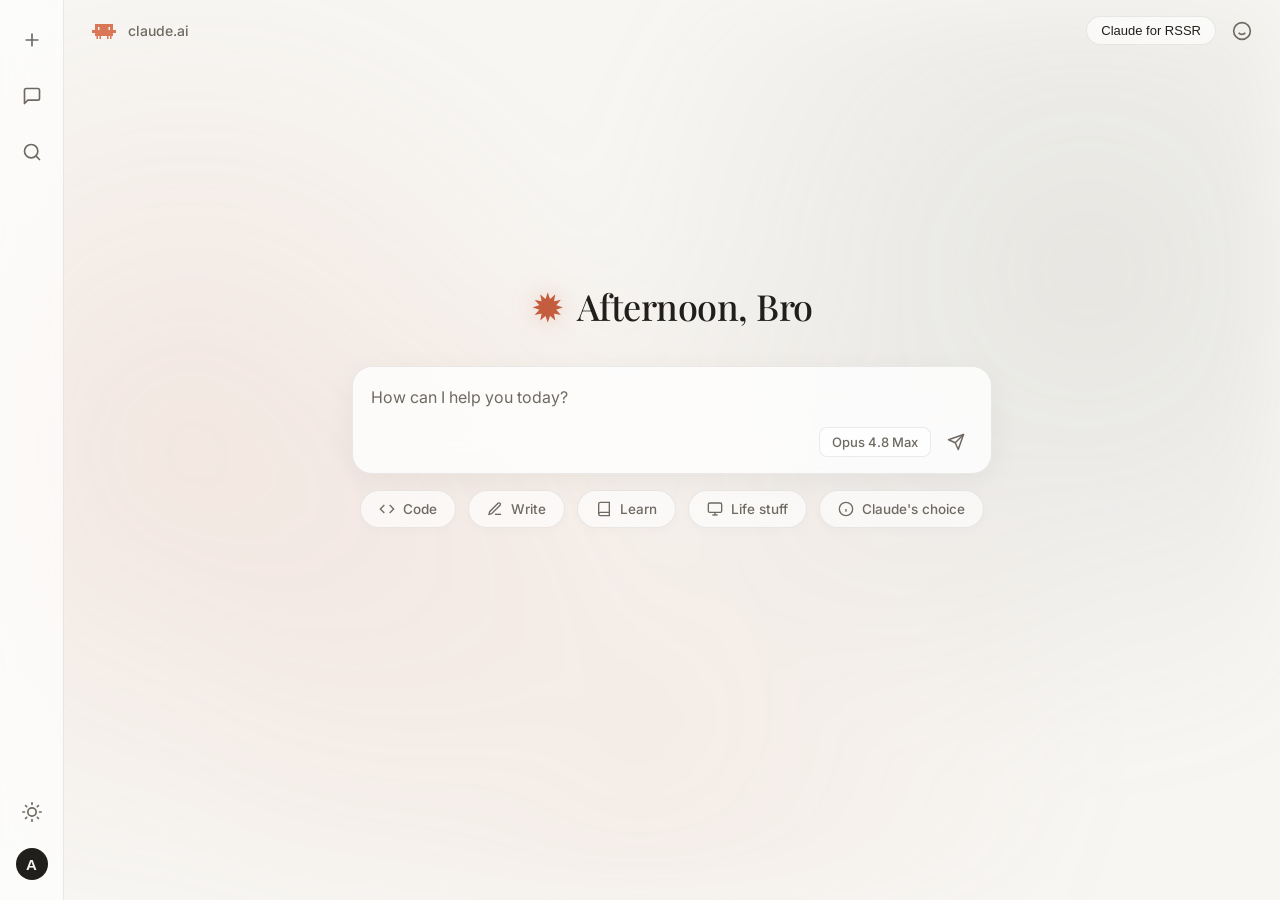
<file: public/index.html>
<!DOCTYPE html>
<html lang="en">

<head>
    <meta charset="UTF-8">
    <meta name="viewport" content="width=device-width, initial-scale=1.0">
    <meta http-equiv="Cache-Control" content="no-cache, no-store, must-revalidate">
    <meta http-equiv="Pragma" content="no-cache">
    <meta http-equiv="Expires" content="0">
    <title>Claude - RSSR</title>
    <link rel="manifest" href="manifest.json">
    <meta name="theme-color" content="#1a1917">
    <link rel="apple-touch-icon" href="favicon.svg">
    <link rel="icon" type="image/svg+xml" href="favicon.svg">
    <link rel="stylesheet" href="index.css" id="main-css">
    <link
        href="https://fonts.googleapis.com/css2?family=Inter:wght@400;500;600&family=Playfair+Display:ital,wght@0,400;0,500;1,400&display=swap"
        rel="stylesheet">
</head>

<body>
    <div class="sidebar">
        <div class="sidebar-top">
            <button class="icon-btn new-chat-btn" title="New Chat">
                <svg width="20" height="20" viewBox="0 0 24 24" fill="none" stroke="currentColor" stroke-width="2"
                    stroke-linecap="round" stroke-linejoin="round">
                    <line x1="12" y1="5" x2="12" y2="19"></line>
                    <line x1="5" y1="12" x2="19" y2="12"></line>
                </svg>
            </button>
            <button class="icon-btn" id="history-btn" title="Chat History">
                <svg width="20" height="20" viewBox="0 0 24 24" fill="none" stroke="currentColor" stroke-width="2"
                    stroke-linecap="round" stroke-linejoin="round">
                    <path d="M21 15a2 2 0 0 1-2 2H7l-4 4V5a2 2 0 0 1 2-2h14a2 2 0 0 1 2 2z"></path>
                </svg>
            </button>
            <button class="icon-btn" id="search-btn" title="Search History">
                <svg width="20" height="20" viewBox="0 0 24 24" fill="none" stroke="currentColor" stroke-width="2"
                    stroke-linecap="round" stroke-linejoin="round">
                    <circle cx="11" cy="11" r="8"></circle>
                    <line x1="21" y1="21" x2="16.65" y2="16.65"></line>
                </svg>
            </button>
        </div>
        <div class="sidebar-bottom">
            <button class="icon-btn theme-toggle-btn" id="theme-toggle" aria-label="Toggle theme">
                <!-- Moon icon for dark mode (default visible) -->
                <svg class="moon-icon" width="20" height="20" viewBox="0 0 24 24" fill="none" stroke="currentColor"
                    stroke-width="2" stroke-linecap="round" stroke-linejoin="round">
                    <path d="M21 12.79A9 9 0 1 1 11.21 3 7 7 0 0 0 21 12.79z"></path>
                </svg>
                <!-- Sun icon for light mode (hidden by default) -->
                <svg class="sun-icon" width="20" height="20" viewBox="0 0 24 24" fill="none" stroke="currentColor"
                    stroke-width="2" stroke-linecap="round" stroke-linejoin="round" style="display: none;">
                    <circle cx="12" cy="12" r="5"></circle>
                    <line x1="12" y1="1" x2="12" y2="3"></line>
                    <line x1="12" y1="21" x2="12" y2="23"></line>
                    <line x1="4.22" y1="4.22" x2="5.64" y2="5.64"></line>
                    <line x1="18.36" y1="18.36" x2="19.78" y2="19.78"></line>
                    <line x1="1" y1="12" x2="3" y2="12"></line>
                    <line x1="21" y1="12" x2="23" y2="12"></line>
                    <line x1="4.22" y1="19.78" x2="5.64" y2="18.36"></line>
                    <line x1="18.36" y1="5.64" x2="19.78" y2="4.22"></line>
                </svg>
            </button>
            <button class="profile-btn">
                <div class="profile-avatar">A</div>
            </button>
        </div>
    </div>

    <div class="history-drawer" id="history-drawer">
        <div class="drawer-header">
            <h3>Recent Chats</h3>
            <button class="icon-btn close-drawer-btn" id="close-drawer-btn" title="Close history">&times;</button>
        </div>
        <div class="drawer-search">
            <input type="text" id="history-search-input" placeholder="Search chats..." autocomplete="off">
        </div>
        <div class="drawer-content" id="history-list">
            <div class="empty-history">No saved chats yet</div>
        </div>
    </div>

    <div class="main-content">
        <header class="top-nav">
            <div class="nav-left">
                <div class="logo">
                    <svg xmlns="http://www.w3.org/2000/svg" width="24" height="24" viewBox="0 0 24 24"
                        style="flex: none; line-height: 1;">
                        <path clip-rule="evenodd" fill-rule="evenodd"
                            d="M20.998 10.949H24v3.102h-3v3.028h-1.487V20H18v-2.921h-1.487V20H15v-2.921H9V20H7.488v-2.921H6V20H4.487v-2.921H3V14.05H0V10.95h3V5h17.998v5.949zM6 10.949h1.488V8.102H6v2.847zm10.51 0H18V8.102h-1.49v2.847z"
                            fill="#D97757" />
                    </svg>
                </div>
                <span class="nav-title">claude.ai</span>
            </div>
            <div class="nav-right">
                <button class="upgrade-btn">Claude for RSSR</button>
                <div class="header-profile">
                    <svg width="20" height="20" viewBox="0 0 24 24" fill="none" stroke="currentColor" stroke-width="2">
                        <circle cx="12" cy="12" r="10"></circle>
                        <path d="M8 14s1.5 2 4 2 4-2 4-2"></path>
                        <line x1="9" y1="9" x2="9.01" y2="9"></line>
                        <line x1="15" y1="9" x2="15.01" y2="9"></line>
                    </svg>
                </div>
            </div>
        </header>

        <main class="chat-container">
            <div id="greeting-wrapper" class="greeting-wrapper">
                <h1 class="greeting">
                    <span class="asterisk" id="greeting-icon">✹</span> <span id="greeting-text">Evening, Bro</span>
                </h1>
            </div>

            <div id="chat-history" class="chat-history" style="display: none;">
                <!-- Chat messages will go here -->
            </div>

            <div class="input-section">
                <div class="input-box">
                    <div class="input-top">
                        <textarea id="chat-input" placeholder="How can I help you today?" rows="1"></textarea>
                    </div>
                    <div class="input-bottom">
                        <div class="input-controls">
                            <div class="model-selector">
                                <span>Opus 4.8 Max</span>
                            </div>
                            <button class="settings-btn" id="send-btn">
                                <svg width="18" height="18" viewBox="0 0 24 24" fill="none" stroke="currentColor"
                                    stroke-width="2" stroke-linecap="round" stroke-linejoin="round">
                                    <path d="M22 2L11 13"></path>
                                    <polygon points="22 2 15 22 11 13 2 9 22 2"></polygon>
                                </svg>
                            </button>
                        </div>
                    </div>
                </div>

                <div id="suggestion-chips" class="suggestion-chips">
                    <button class="chip">
                        <svg width="16" height="16" viewBox="0 0 24 24" fill="none" stroke="currentColor"
                            stroke-width="2">
                            <polyline points="16 18 22 12 16 6"></polyline>
                            <polyline points="8 6 2 12 8 18"></polyline>
                        </svg>
                        Code
                    </button>
                    <button class="chip">
                        <svg width="16" height="16" viewBox="0 0 24 24" fill="none" stroke="currentColor"
                            stroke-width="2">
                            <path d="M12 20h9"></path>
                            <path d="M16.5 3.5a2.121 2.121 0 0 1 3 3L7 19l-4 1 1-4L16.5 3.5z"></path>
                        </svg>
                        Write
                    </button>
                    <button class="chip">
                        <svg width="16" height="16" viewBox="0 0 24 24" fill="none" stroke="currentColor"
                            stroke-width="2">
                            <path d="M4 19.5A2.5 2.5 0 0 1 6.5 17H20"></path>
                            <path d="M6.5 2H20v20H6.5A2.5 2.5 0 0 1 4 19.5v-15A2.5 2.5 0 0 1 6.5 2z"></path>
                        </svg>
                        Learn
                    </button>
                    <button class="chip">
                        <svg width="16" height="16" viewBox="0 0 24 24" fill="none" stroke="currentColor"
                            stroke-width="2">
                            <rect x="2" y="3" width="20" height="14" rx="2" ry="2"></rect>
                            <line x1="8" y1="21" x2="16" y2="21"></line>
                            <line x1="12" y1="17" x2="12" y2="21"></line>
                        </svg>
                        Life stuff
                    </button>
                    <button class="chip">
                        <svg width="16" height="16" viewBox="0 0 24 24" fill="none" stroke="currentColor"
                            stroke-width="2">
                            <circle cx="12" cy="12" r="10"></circle>
                            <path d="M12 16v-4"></path>
                            <path d="M12 8h.01"></path>
                        </svg>
                        Claude's choice
                    </button>
                </div>
            </div>
        </main>
    </div>

    <!-- Firebase SDK (Compat Version for Vanilla JS) -->
    <script src="firebase-app-compat.js"></script>
    <script src="firebase-firestore-compat.js"></script>

    <script>
        // Force browser to load the latest CSS and JS by appending a random timestamp
        document.getElementById('main-css').href = 'index.css?v=' + new Date().getTime();

        // Force an absolute cache bust every time the page loads
        const script = document.createElement('script');
        script.src = 'script.js?v=' + new Date().getTime();
        document.body.appendChild(script);
    </script>
</body>

</html>
</file>
<file: public/index.css>
:root {
    /* Dynamic Mesh Gradient Core Colors */
    --bg-base: #1a1917;
    --mesh-color-1: rgba(217, 119, 87, 0.15); /* Claude Orange */
    --mesh-color-2: rgba(138, 134, 124, 0.2); /* Neutral Sand */
    --mesh-color-3: rgba(217, 119, 87, 0.1); 
    
    --text-primary: #e5e1d8;
    --text-secondary: #a39f96;
    
    /* Glassmorphism Tokens */
    --glass-bg: rgba(26, 25, 23, 0.6);
    --glass-border: rgba(255, 255, 255, 0.08);
    --glass-hover: rgba(255, 255, 255, 0.12);
    --glass-blur: blur(24px);
    
    --input-bg: rgba(42, 40, 37, 0.7);
    --input-border-focus: rgba(217, 119, 87, 0.4);
    
    --accent: #d97757;
    --avatar-bg: #e5e1d8;
    --avatar-text: #211f1c;
    
    --msg-user-bg: rgba(255, 255, 255, 0.05);
    --msg-assistant-bg: transparent;
    
    --code-bg: rgba(0, 0, 0, 0.3);
}

body.light-mode {
    --bg-base: #f7f6f3;
    --mesh-color-1: rgba(217, 119, 87, 0.12);
    --mesh-color-2: rgba(138, 134, 124, 0.15);
    --mesh-color-3: rgba(217, 119, 87, 0.08);
    
    --text-primary: #211f1c;
    --text-secondary: #6e6a62;
    
    --glass-bg: rgba(255, 255, 255, 0.65);
    --glass-border: rgba(0, 0, 0, 0.08);
    --glass-hover: rgba(0, 0, 0, 0.05);
    --glass-blur: blur(24px);
    
    --input-bg: rgba(255, 255, 255, 0.8);
    --input-border-focus: rgba(217, 119, 87, 0.5);
    
    --accent: #c45d3e;
    --avatar-bg: #211f1c;
    --avatar-text: #f5f4f1;
    
    --msg-user-bg: rgba(0, 0, 0, 0.03);
    
    --code-bg: rgba(0, 0, 0, 0.05);
}

* {
    margin: 0;
    padding: 0;
    box-sizing: border-box;
}

body {
    font-family: 'Inter', system-ui, -apple-system, sans-serif;
    background-color: var(--bg-base);
    color: var(--text-primary);
    height: 100vh;
    height: 100dvh;
    display: flex;
    overflow: hidden;
    position: relative;
    transition: background-color 0.4s ease, color 0.4s ease;
}

/* Ambient Mesh Background */
body::before {
    content: "";
    position: absolute;
    top: 0; left: 0; right: 0; bottom: 0;
    z-index: -1;
    background: 
        radial-gradient(circle at 15% 50%, var(--mesh-color-1) 0%, transparent 40%),
        radial-gradient(circle at 85% 30%, var(--mesh-color-2) 0%, transparent 40%),
        radial-gradient(circle at 50% 80%, var(--mesh-color-3) 0%, transparent 50%);
    transition: background 0.6s ease;
    filter: blur(40px);
}

/* Sidebar (Glass) */
.sidebar {
    width: 64px;
    height: 100%;
    display: flex;
    flex-direction: column;
    justify-content: space-between;
    align-items: center;
    padding: 20px 0;
    background: var(--glass-bg);
    backdrop-filter: var(--glass-blur);
    -webkit-backdrop-filter: var(--glass-blur);
    border-right: 1px solid var(--glass-border);
    transition: background 0.4s ease, border-color 0.4s ease;
    z-index: 10;
}

.sidebar-top, .sidebar-bottom {
    display: flex;
    flex-direction: column;
    gap: 16px;
    align-items: center;
}

.icon-btn {
    background: transparent;
    border: none;
    color: var(--text-secondary);
    cursor: pointer;
    width: 40px;
    height: 40px;
    display: flex;
    align-items: center;
    justify-content: center;
    border-radius: 12px;
    transition: all 0.25s cubic-bezier(0.2, 0, 0, 1);
}

.icon-btn:hover {
    background-color: var(--glass-hover);
    color: var(--text-primary);
    transform: translateY(-1px);
}

.profile-btn {
    background: none;
    border: none;
    cursor: pointer;
    transition: transform 0.2s;
}

.profile-btn:hover {
    transform: scale(1.05);
}

.profile-avatar {
    width: 32px;
    height: 32px;
    border-radius: 50%;
    background-color: var(--avatar-bg);
    color: var(--avatar-text);
    display: flex;
    align-items: center;
    justify-content: center;
    font-weight: 600;
    font-size: 15px;
    transition: all 0.4s ease;
}

/* Main Content */
.main-content {
    flex: 1;
    display: flex;
    flex-direction: column;
    position: relative;
}

/* Top Nav (Glass) */
.top-nav {
    display: flex;
    justify-content: space-between;
    align-items: center;
    padding: 16px 28px;
    position: absolute;
    top: 0;
    left: 0;
    right: 0;
    z-index: 5;
}

.nav-left {
    display: flex;
    align-items: center;
    gap: 12px;
    color: var(--text-secondary);
    font-size: 14px;
    font-weight: 500;
}

.logo {
    color: var(--text-primary);
    display: flex;
    align-items: center;
}

.nav-right {
    display: flex;
    align-items: center;
    gap: 16px;
    font-size: 14px;
}

.plan-text {
    color: var(--text-secondary);
}

.upgrade-btn {
    background: var(--glass-bg);
    backdrop-filter: var(--glass-blur);
    border: 1px solid var(--glass-border);
    color: var(--text-primary);
    padding: 6px 14px;
    border-radius: 20px;
    cursor: pointer;
    font-size: 13px;
    font-weight: 500;
    transition: all 0.3s ease;
}

.upgrade-btn:hover {
    background: var(--glass-hover);
    border-color: rgba(255,255,255,0.2);
    box-shadow: 0 4px 12px rgba(0,0,0,0.1);
}

.header-profile {
    color: var(--text-secondary);
    display: flex;
    align-items: center;
    justify-content: center;
    cursor: pointer;
    transition: color 0.2s;
}
.header-profile:hover {
    color: var(--text-primary);
}

/* Chat Container */
.chat-container {
    flex: 1;
    display: flex;
    flex-direction: column;
    align-items: center;
    justify-content: center;
    padding-bottom: 10vh;
    overflow: hidden;
}

.chat-container.active-chat {
    justify-content: space-between;
    padding-top: 80px;
    padding-bottom: 40px;
}

.greeting-wrapper {
    margin-bottom: 36px;
    text-align: center;
}

.greeting {
    font-family: 'Playfair Display', serif;
    font-size: 36px;
    font-weight: 500;
    color: var(--text-primary);
    display: flex;
    align-items: center;
    gap: 12px;
    justify-content: center;
    letter-spacing: -0.5px;
}

.asterisk {
    color: var(--accent);
    font-size: 40px;
    line-height: 1;
    filter: drop-shadow(0 0 12px rgba(217, 119, 87, 0.3));
}

/* Input Section (Glass) */
.input-section {
    width: 100%;
    max-width: 680px;
    display: flex;
    flex-direction: column;
    gap: 16px;
    flex-shrink: 0;
    padding: 0 20px;
}

.input-box {
    background: var(--input-bg);
    backdrop-filter: var(--glass-blur);
    border-radius: 20px;
    padding: 14px 18px;
    border: 1px solid var(--glass-border);
    display: flex;
    flex-direction: column;
    gap: 12px;
    transition: all 0.3s cubic-bezier(0.2, 0, 0, 1);
    box-shadow: 0 8px 32px rgba(0, 0, 0, 0.05);
}

.input-box:focus-within {
    border-color: var(--input-border-focus);
    box-shadow: 0 8px 32px rgba(0, 0, 0, 0.1), 0 0 0 4px rgba(217, 119, 87, 0.08);
}

.input-top {
    display: flex;
}

textarea {
    width: 100%;
    background: transparent;
    border: none;
    color: var(--text-primary);
    font-family: inherit;
    font-size: 16px;
    line-height: 1.5;
    resize: none;
    outline: none;
    padding: 4px 0;
    max-height: 200px;
    overflow-y: auto;
}

textarea::placeholder {
    color: var(--text-secondary);
}

.input-bottom {
    display: flex;
    justify-content: flex-end;
    align-items: center;
}

.add-btn {
    background: none;
    border: none;
    color: var(--text-secondary);
    cursor: pointer;
    display: flex;
    align-items: center;
    justify-content: center;
    padding: 6px;
    border-radius: 8px;
    transition: all 0.2s;
}

.add-btn:hover {
    background-color: var(--glass-hover);
    color: var(--text-primary);
}

.input-controls {
    display: flex;
    align-items: center;
    gap: 8px;
}

.model-selector {
    display: flex;
    align-items: center;
    gap: 6px;
    color: var(--text-secondary);
    font-size: 13px;
    font-weight: 500;
    cursor: pointer;
    padding: 6px 12px;
    border-radius: 8px;
    background: var(--glass-bg);
    border: 1px solid var(--glass-border);
    transition: all 0.2s;
}

.model-selector:hover {
    background-color: var(--glass-hover);
    color: var(--text-primary);
    border-color: rgba(255,255,255,0.15);
}

.mic-btn, .settings-btn {
    background: none;
    border: none;
    color: var(--text-secondary);
    cursor: pointer;
    display: flex;
    align-items: center;
    justify-content: center;
    padding: 8px;
    border-radius: 8px;
    transition: all 0.2s;
}

.mic-btn:hover, .settings-btn:hover {
    background-color: var(--glass-hover);
    color: var(--text-primary);
}

/* Suggestion Chips (Glass) */
.suggestion-chips {
    display: flex;
    justify-content: center;
    gap: 12px;
    flex-wrap: wrap;
}

.chip {
    background: var(--glass-bg);
    backdrop-filter: var(--glass-blur);
    border: 1px solid var(--glass-border);
    color: var(--text-secondary);
    padding: 10px 18px;
    border-radius: 100px;
    font-size: 13.5px;
    font-family: inherit;
    font-weight: 500;
    cursor: pointer;
    display: flex;
    align-items: center;
    gap: 8px;
    transition: all 0.3s ease;
    box-shadow: 0 4px 12px rgba(0,0,0,0.02);
}

.chip:hover {
    background: var(--glass-hover);
    color: var(--text-primary);
    transform: translateY(-2px);
    box-shadow: 0 6px 16px rgba(0,0,0,0.06);
}

.chip svg {
    color: var(--text-secondary);
    transition: color 0.3s;
}

.chip:hover svg {
    color: var(--text-primary);
}

/* Chat History */
.chat-history {
    width: 100%;
    max-width: 840px;
    flex: 1;
    min-height: 0;
    overflow-y: auto;
    display: flex;
    flex-direction: column;
    gap: 24px;
    padding: 0 24px 24px 24px;
    margin-bottom: 24px;
    scroll-behavior: smooth;
}

/* Hide scrollbar for a cleaner look */
.chat-history::-webkit-scrollbar {
    width: 6px;
}
.chat-history::-webkit-scrollbar-thumb {
    background-color: var(--glass-border);
    border-radius: 10px;
}

.message {
    display: flex;
    flex-direction: column;
    max-width: 85%;
    line-height: 1.65;
    font-size: 15.5px;
    position: relative;
    margin-bottom: 24px;
}

.message.user {
    align-self: flex-end;
    background: var(--msg-user-bg);
    backdrop-filter: var(--glass-blur);
    border: 1px solid var(--glass-border);
    padding: 14px 20px;
    border-radius: 20px;
    border-bottom-right-radius: 4px;
    color: var(--text-primary);
    box-shadow: 0 4px 12px rgba(0,0,0,0.03);
}

.reply-indicator {
    display: flex;
    align-items: center;
    gap: 6px;
    font-size: 11px;
    color: var(--text-secondary);
    margin-bottom: 6px;
    padding-bottom: 6px;
    border-bottom: 1px solid var(--glass-border);
    opacity: 0.8;
}

.message.assistant {
    align-self: flex-start;
    padding: 14px 20px;
    background: var(--msg-assistant-bg);
}

/* Markdown formatting */
.message pre {
    background: var(--code-bg);
    backdrop-filter: blur(8px);
    padding: 16px;
    border-radius: 12px;
    overflow-x: auto;
    margin: 12px 0;
    border: 1px solid var(--glass-border);
}
.message code {
    font-family: 'SFMono-Regular', Consolas, 'Liberation Mono', Menlo, monospace;
    font-size: 0.9em;
    background: var(--code-bg);
    padding: 3px 6px;
    border-radius: 6px;
}
.message pre code {
    background: transparent;
    padding: 0;
}
.message p {
    margin-bottom: 12px;
}
.message p:last-child {
    margin-bottom: 0;
}

/* History Drawer (Glass) */
.history-drawer {
    position: absolute;
    top: 0;
    left: -320px; /* Hidden state */
    width: 280px;
    height: 100%;
    background: var(--glass-bg);
    backdrop-filter: var(--glass-blur);
    -webkit-backdrop-filter: var(--glass-blur);
    border-right: 1px solid var(--glass-border);
    transition: left 0.4s cubic-bezier(0.2, 0, 0, 1);
    z-index: 9; 
    padding-left: 64px; 
    display: flex;
    flex-direction: column;
}

.history-drawer.open {
    left: 0;
}

.drawer-header {
    display: flex;
    justify-content: space-between;
    align-items: center;
    padding: 20px 24px 20px 24px;
    border-bottom: 1px solid var(--glass-border);
}

.drawer-header h3 {
    font-size: 14px;
    font-weight: 600;
    color: var(--text-primary);
    letter-spacing: 0.5px;
}

.close-drawer-btn {
    font-size: 24px;
    width: 32px;
    height: 32px;
}

.drawer-content {
    flex: 1;
    overflow-y: auto;
    padding: 16px;
    display: flex;
    flex-direction: column;
    gap: 8px;
}

.drawer-content::-webkit-scrollbar {
    width: 4px;
}
.drawer-content::-webkit-scrollbar-thumb {
    background-color: var(--glass-border);
    border-radius: 10px;
}

.empty-history {
    color: var(--text-secondary);
    font-size: 13px;
    text-align: center;
    margin-top: 40px;
}

.history-item {
    background: transparent;
    border: none;
    text-align: left;
    padding: 12px 16px;
    border-radius: 12px;
    color: var(--text-primary);
    font-size: 13.5px;
    cursor: pointer;
    transition: all 0.2s ease;
    white-space: nowrap;
    overflow: hidden;
    text-overflow: ellipsis;
    border: 1px solid transparent;
}

.history-item:hover {
    background: var(--glass-hover);
    border-color: var(--glass-border);
}

.copy-msg-btn {
    opacity: 0;
    visibility: hidden;
    position: absolute;
    bottom: -32px;
    align-items: center;
    gap: 6px;
    background: transparent;
    border: none;
    color: var(--text-secondary);
    font-size: 12px;
    cursor: pointer;
    padding: 6px 12px;
    border-radius: 6px;
    transition: all 0.2s ease;
}

.message.user .copy-msg-btn {
    right: 0;
}

.message.assistant .copy-msg-btn {
    left: 0;
}

.copy-msg-btn:hover {
    background: var(--glass-hover);
    color: var(--text-primary);
}

.message:hover .copy-msg-btn {
    opacity: 1;
    visibility: visible;
}

.drawer-search { padding: 10px 16px; border-bottom: 1px solid var(--border-color); }
.drawer-search input { width: 100%; padding: 8px 12px; border-radius: 6px; border: 1px solid var(--border-color); background: var(--glass-bg); color: var(--text-primary); font-size: 14px; outline: none; box-sizing: border-box; }
.drawer-search input:focus { border-color: #D97757; }

/* Mobile Responsiveness */
@media (max-width: 768px) {
    body {
        flex-direction: column;
    }
    .sidebar {
        order: 3;
        width: 100%;
        height: 60px;
        flex-direction: row;
        border-right: none;
        border-top: 1px solid var(--glass-border);
        padding: 0 20px;
        z-index: 20;
        /* Padding for iOS safe area if needed */
        padding-bottom: env(safe-area-inset-bottom);
        height: calc(60px + env(safe-area-inset-bottom));
    }
    .sidebar-top, .sidebar-bottom {
        flex-direction: row;
        gap: 16px;
    }
    .main-content {
        order: 1;
        flex: 1;
        width: 100%;
        min-height: 0;
    }
    .history-drawer {
        order: 2;
        width: 100%;
        left: -100%;
        padding-left: 0;
        z-index: 30;
    }
    .top-nav {
        padding: 12px 16px;
    }
    .nav-title {
        display: none;
    }
    .history-drawer.open {
        left: 0;
    }
    .greeting {
        font-size: 26px;
    }
    .asterisk {
        font-size: 28px;
    }
    .input-section {
        padding: 0 16px;
    }
    .chat-container.active-chat {
        padding-top: 60px;
        padding-bottom: 20px;
    }
    .message {
        max-width: 100%;
        padding: 14px;
    }
    .chat-input {
        min-height: 44px;
    }
}
</file>
